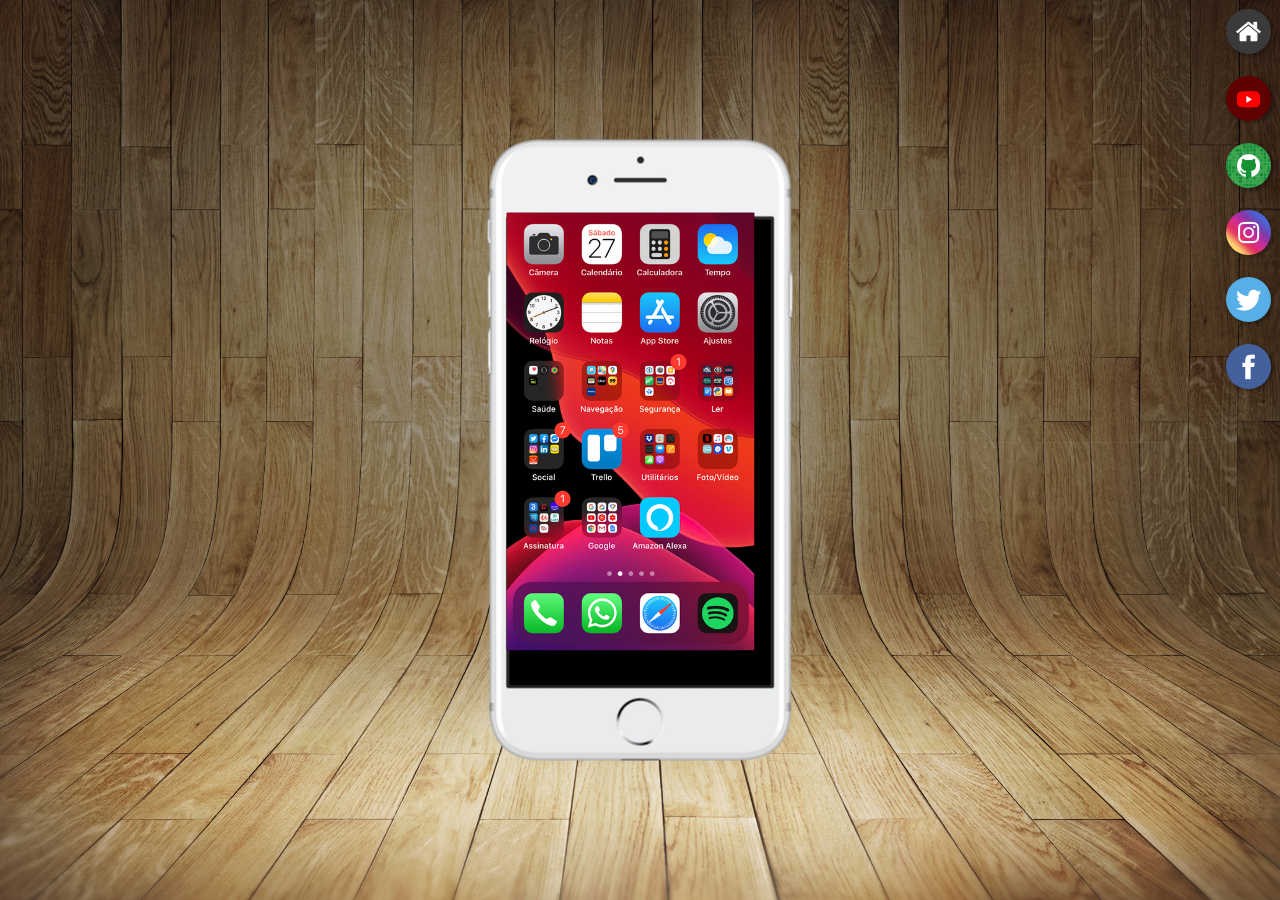
<file: index.html>
<!DOCTYPE html>
<html lang="pt-br">
<head>
    <link rel="shortcut icon" href="favicon.ico" type="image/x-icon">
    <meta charset="UTF-8">
    <meta name="viewport" content="width=device-width, initial-scale=1.0">
    <title>Projeto Redes Sociais</title>
    <link rel="stylesheet" href="estilos/style.css">
</head>
<body>
    <main>
        <section id="telefone">
            <iframe src="home.html" frameborder="0" name="tela" id="tela">Seu navegador não é compatível com isso</iframe>
        </section>
        <section id="redes-sociais">
            <a href="home.html" target="tela"><img src="imagens/logo-home.jpg" alt=""></a><br>
            <a href="youtube.html" target="tela"><img src="imagens/logo-youtube.jpg" alt=""></a><br>
            <a href="github.html" target="tela"><img src="imagens/logo-github.jpg" alt=""></a><br>
            <a href="instagram.html" target="tela"><img src="imagens/logo-instagram.jpg" alt=""></a><br>
            <a href="twitter.html" target="tela"><img src="imagens/logo-twitter.jpg" alt=""></a><br>
            <a href="facebook.html" target="tela"><img src="imagens/logo-facebook.jpg" alt=""></a><br>
        </section>
    </main>
</body>
</html>
</file>
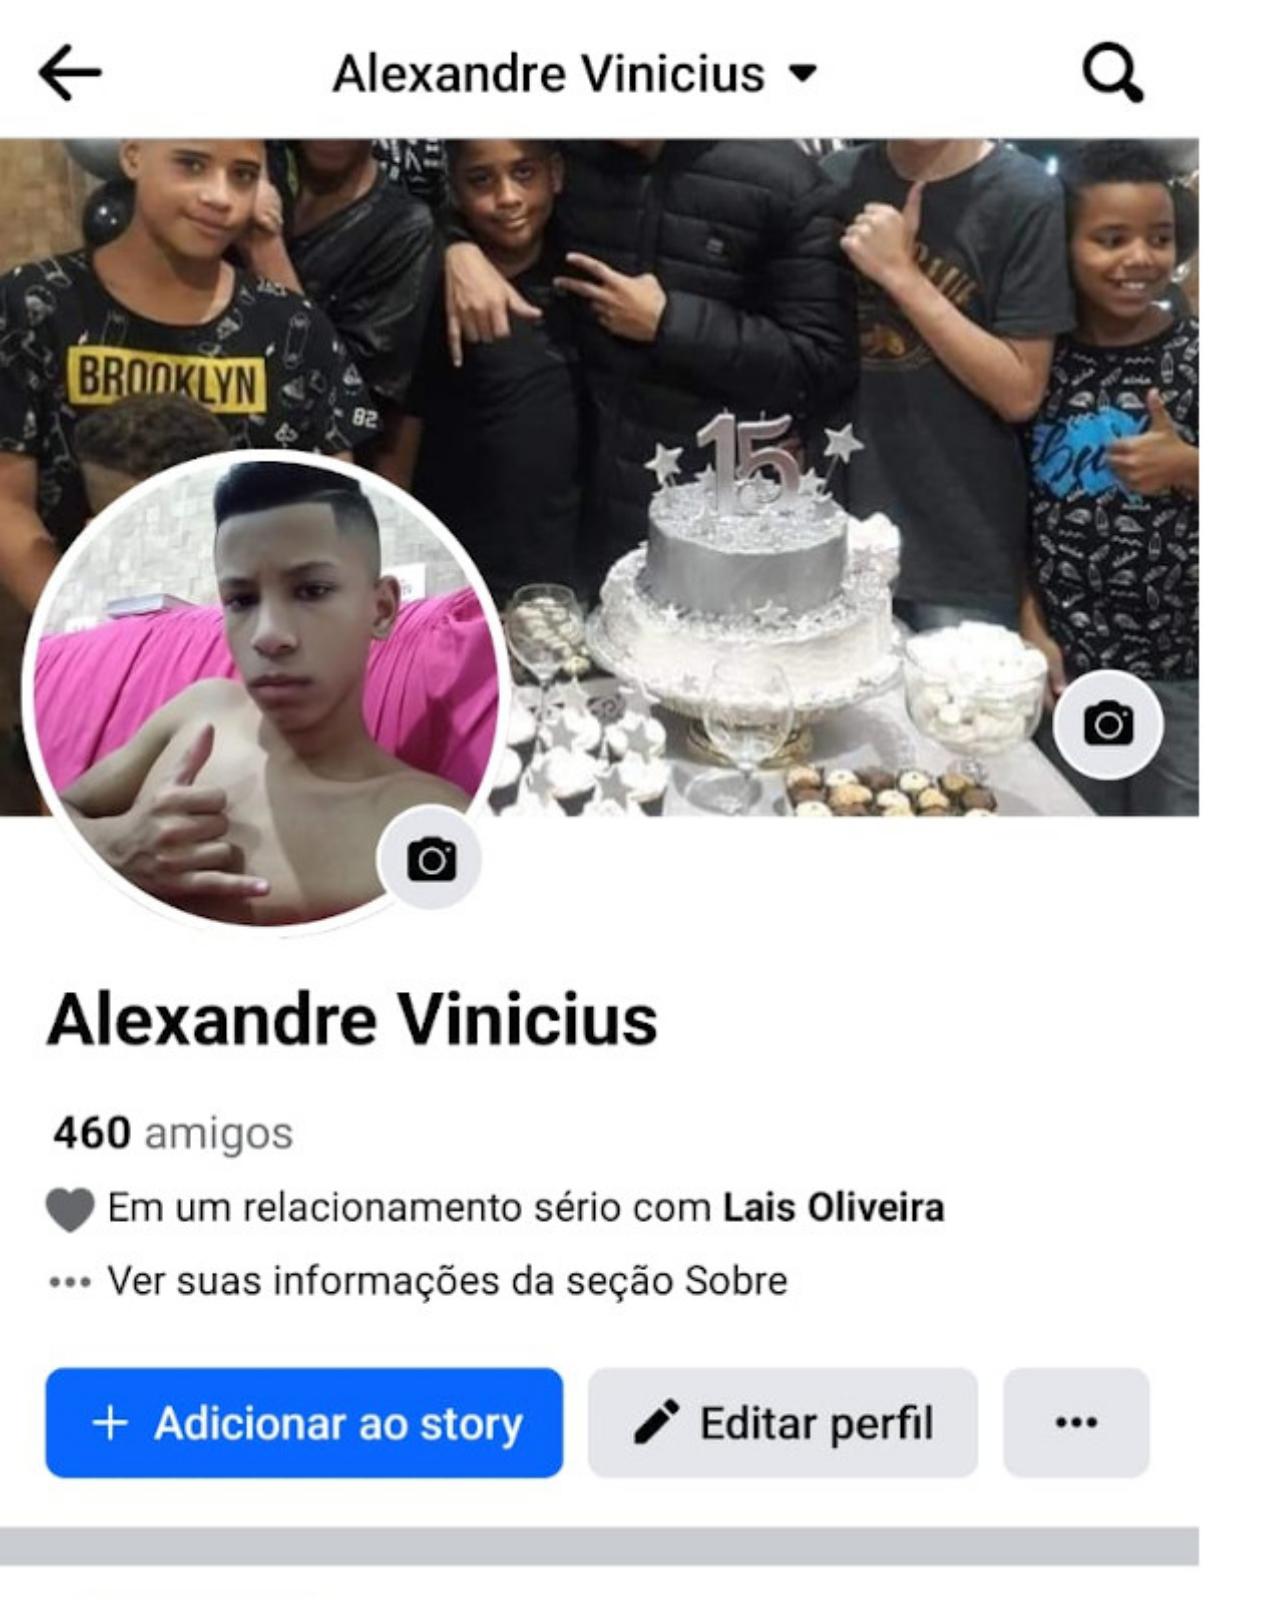
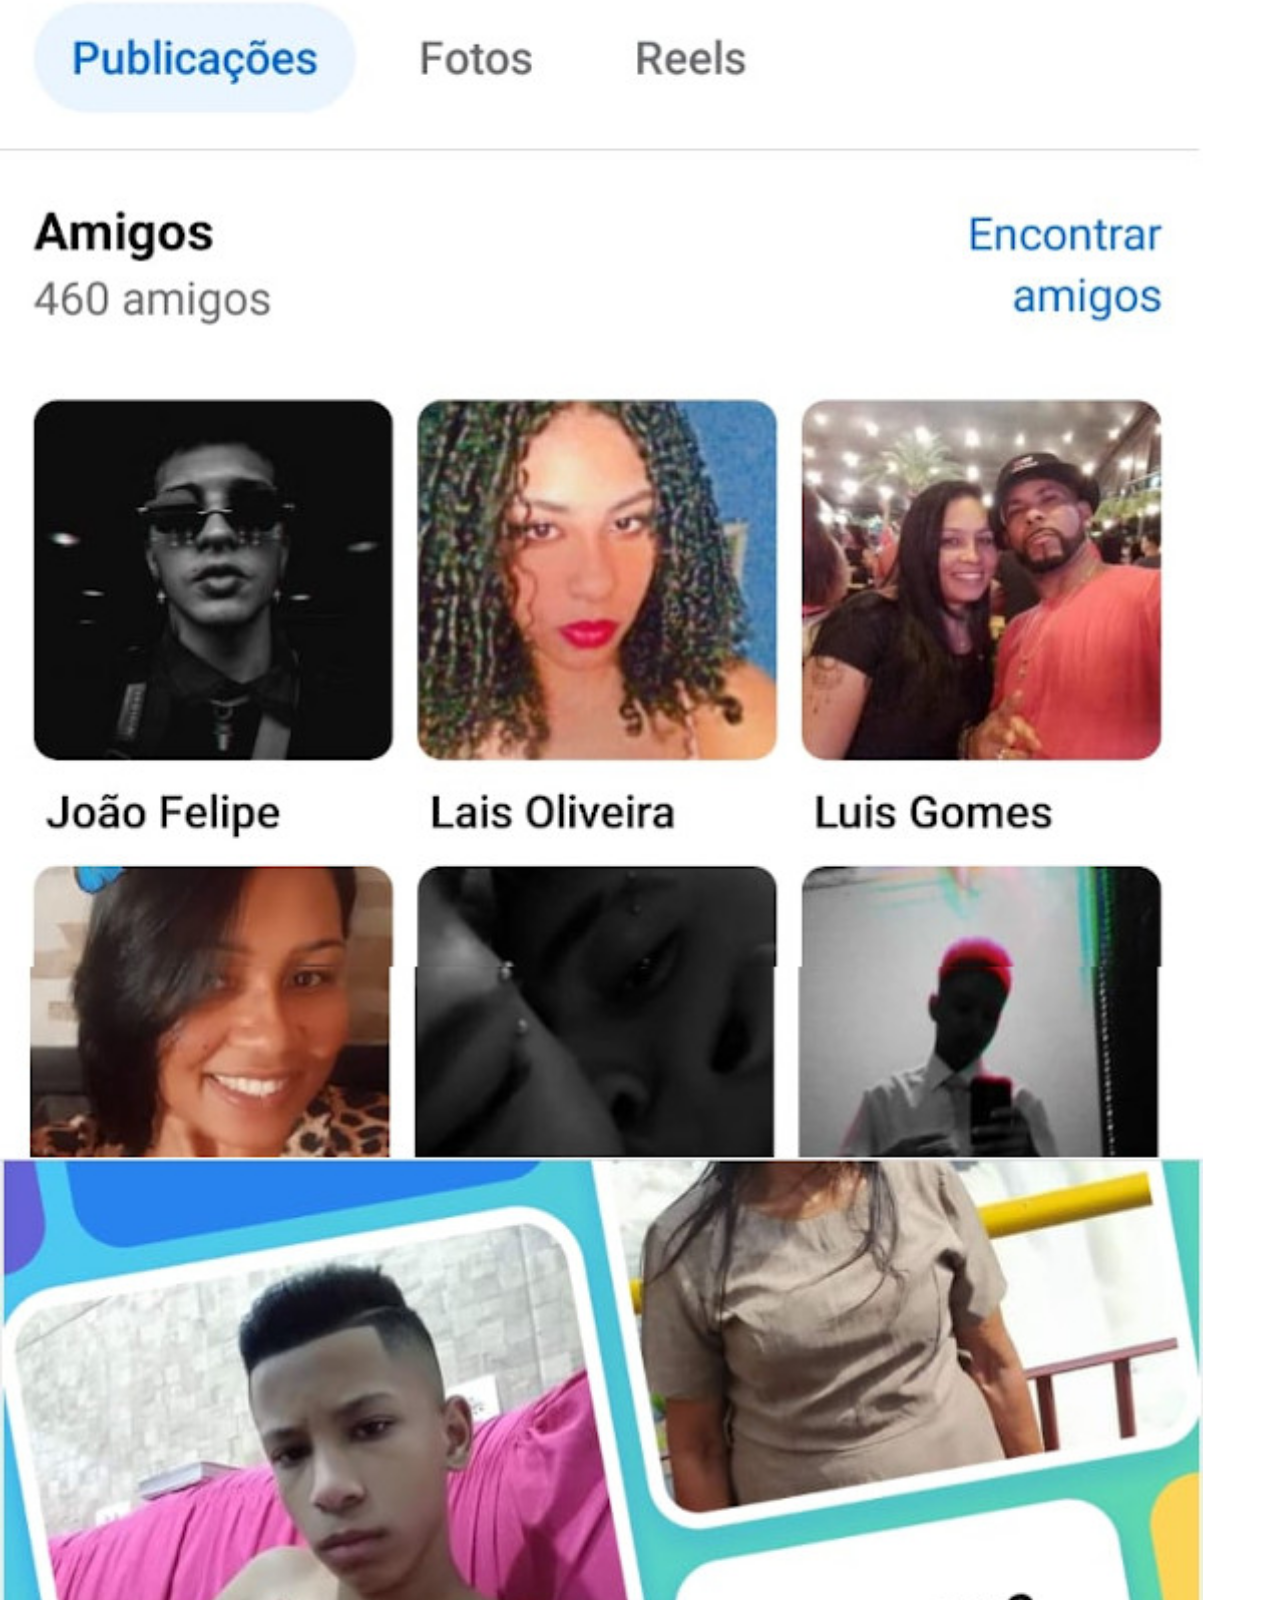
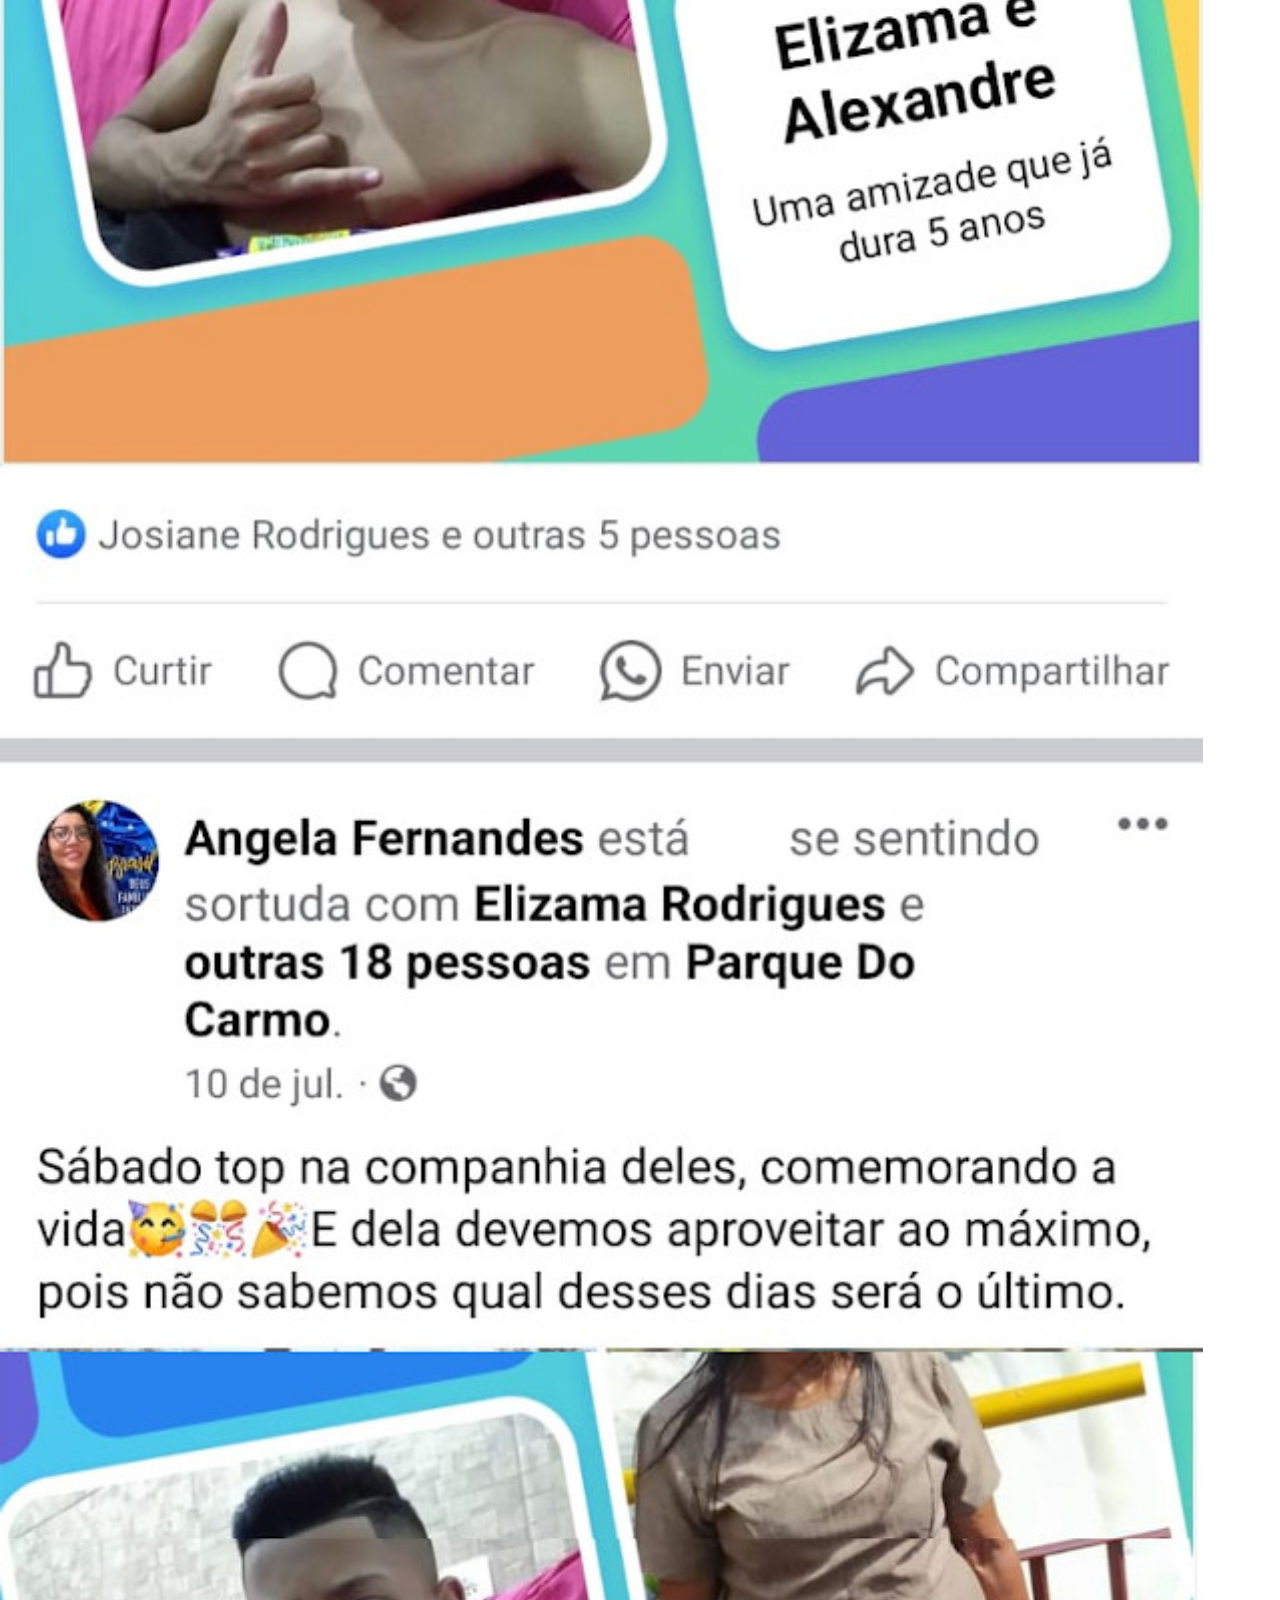
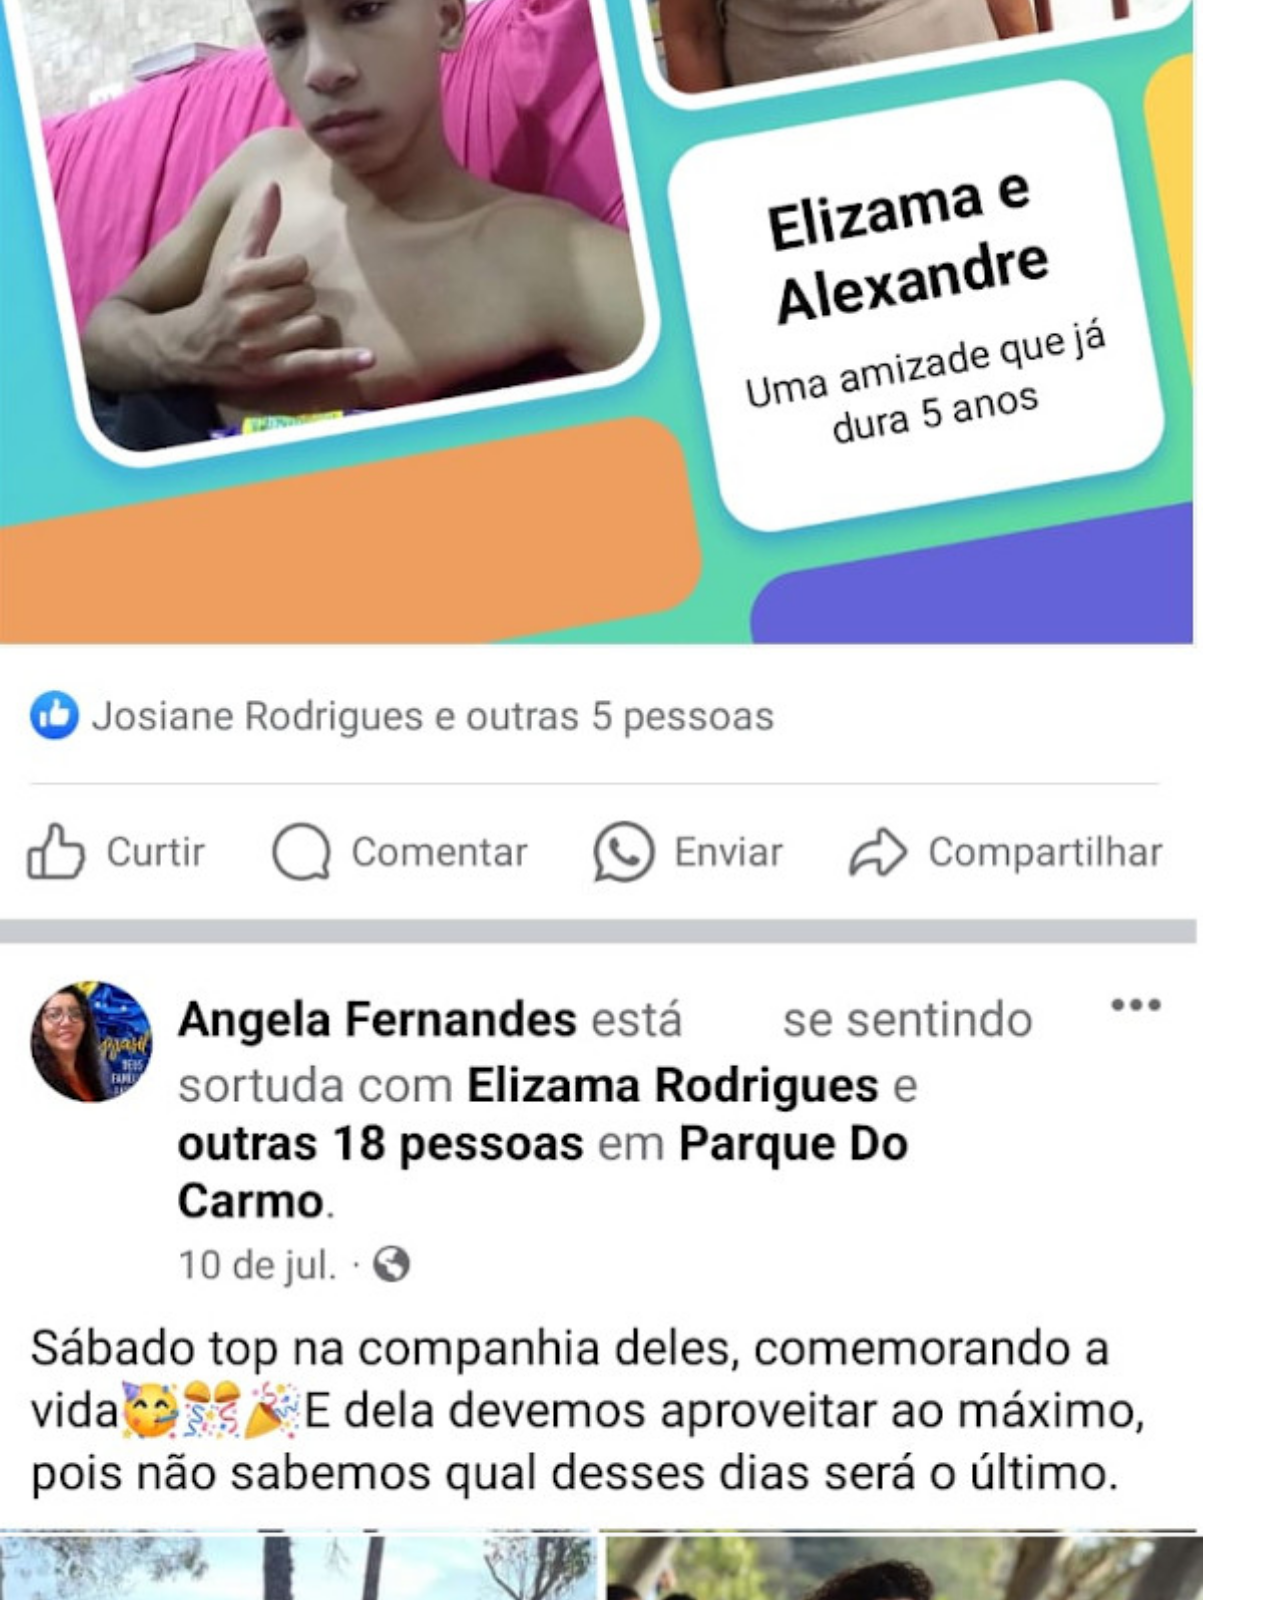
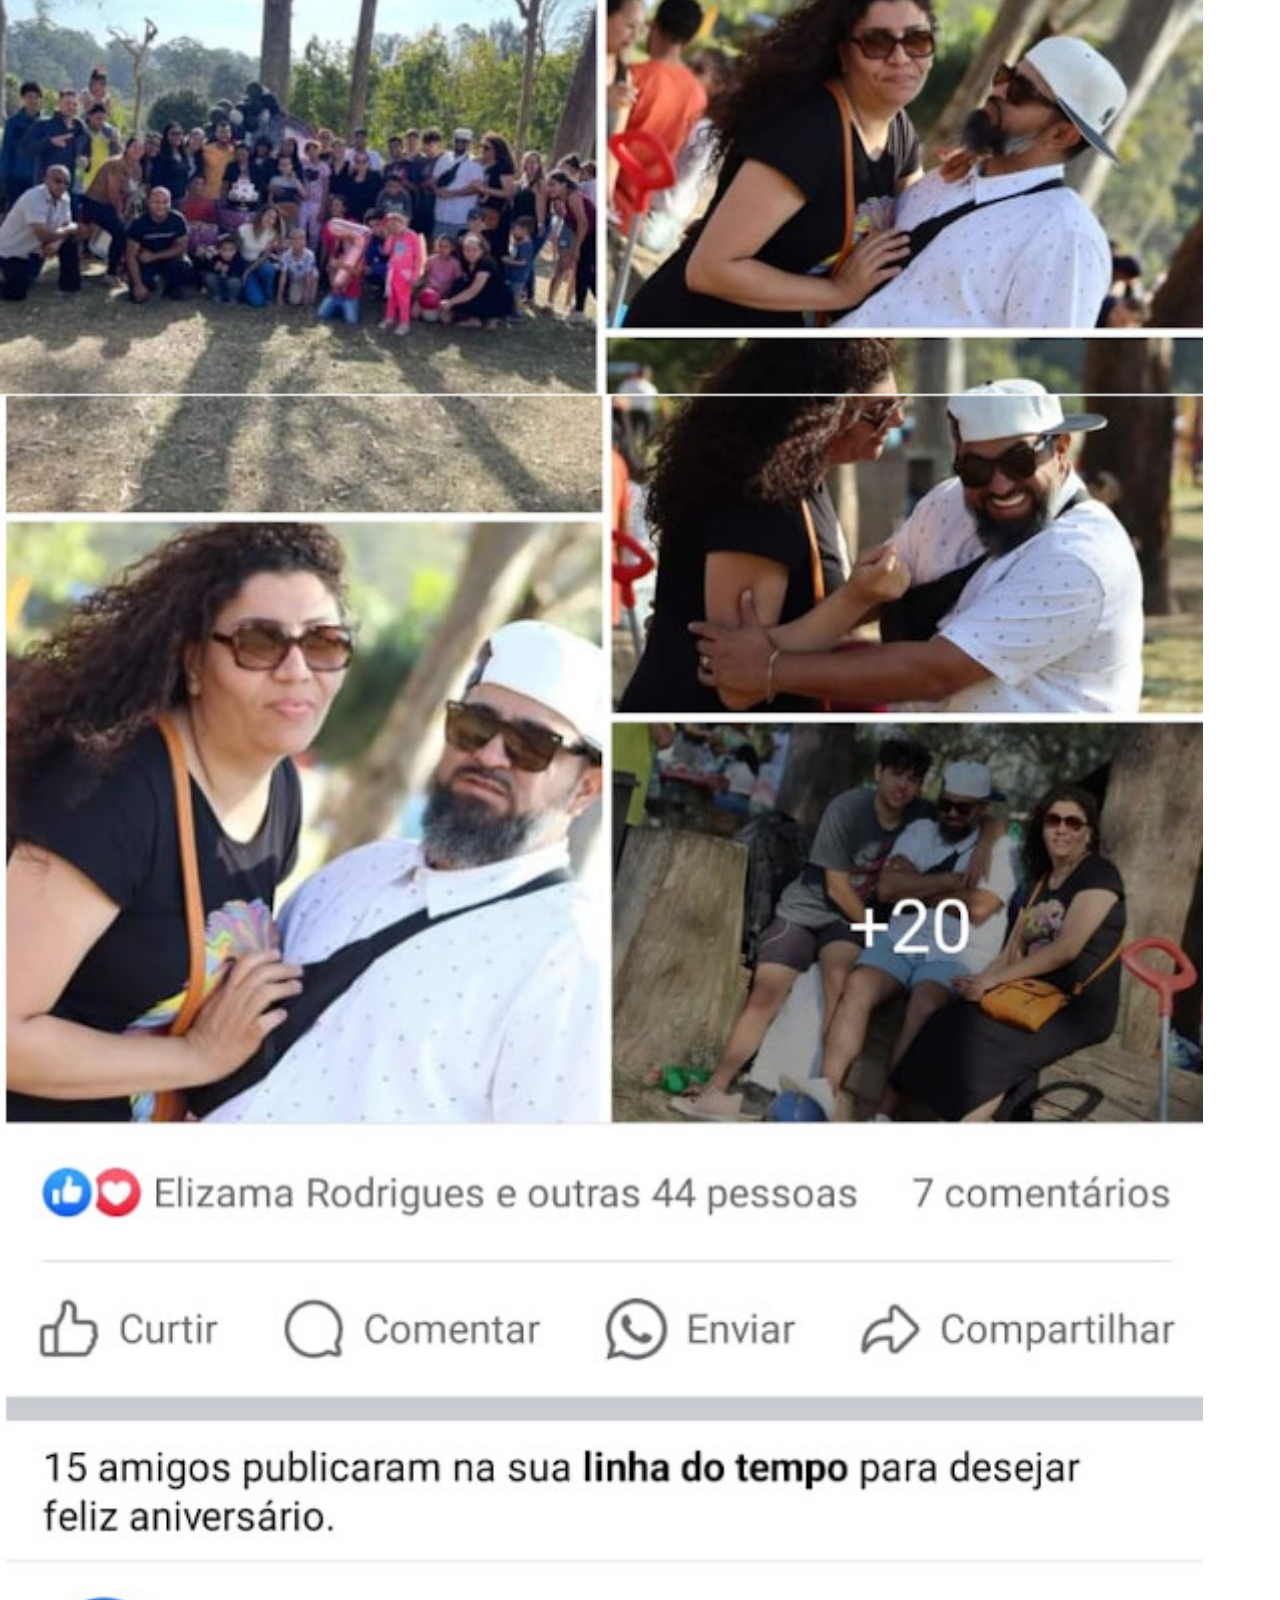
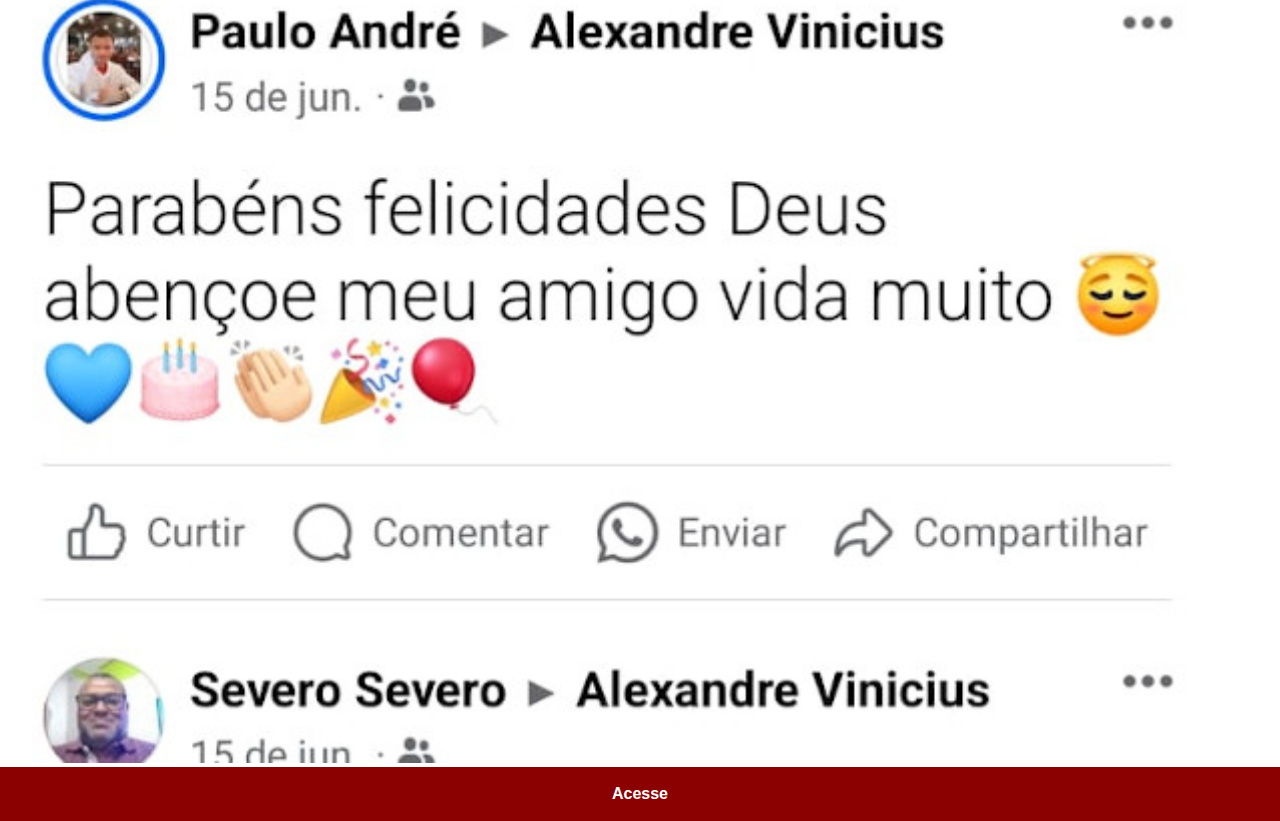
<file: facebook.html>
<!DOCTYPE html>
<html lang="pt-br">
<head>
    <meta charset="UTF-8">
    <meta name="viewport" content="width=device-width, initial-scale=1.0">
    <title>YouTube</title>
    <link rel="stylesheet" href="estilos/social.css">
</head>
<body>
    <img src="imagens/facebook.jpg" alt=""><a href="https://www.facebook.com/search/top?q=gustavo%20guanabara&locale=pt_BR" target="_blank">Acesse</a>
</body>
</html>
</file>
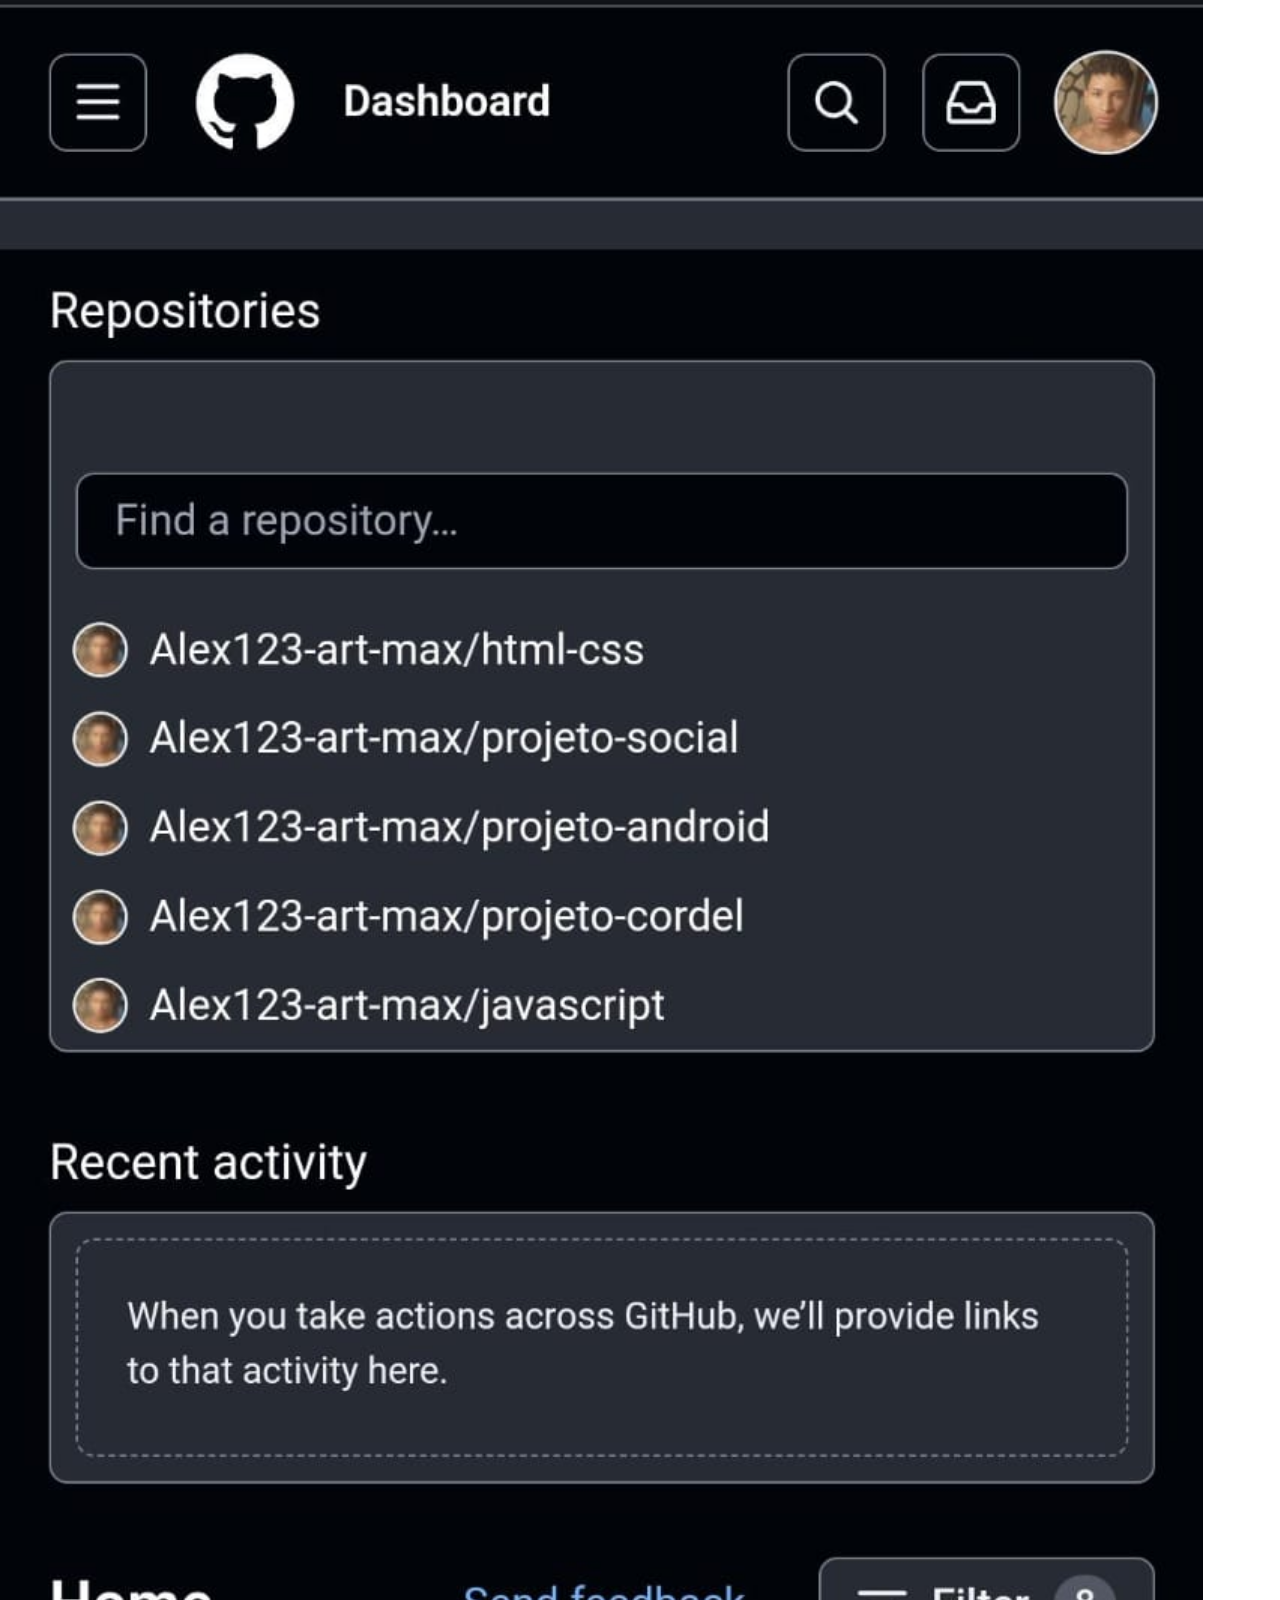
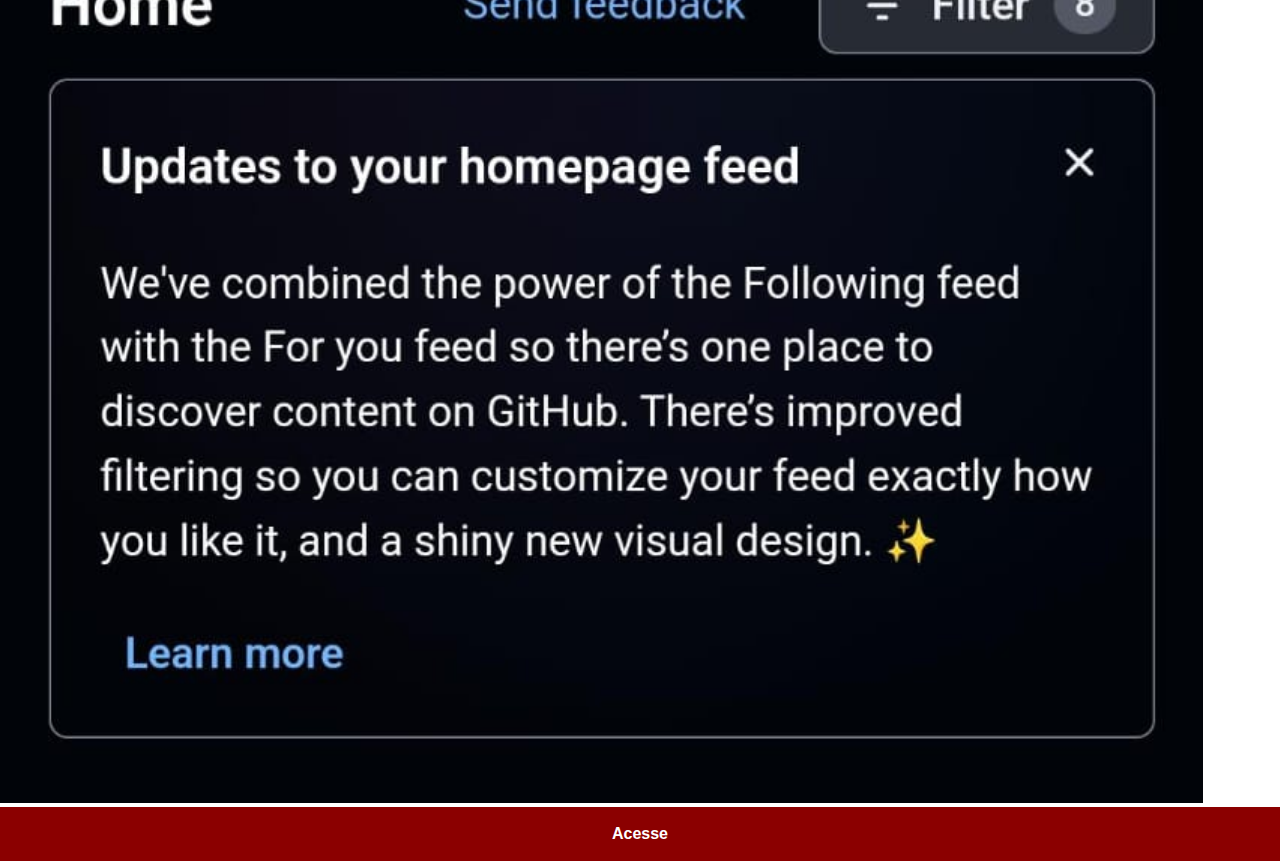
<file: github.html>
<!DOCTYPE html>
<html lang="pt-br">
<head>
    <meta charset="UTF-8">
    <meta name="viewport" content="width=device-width, initial-scale=1.0">
    <link rel="stylesheet" href="estilos/social.css">
    <title>YouTube</title>
</head>
<body>
    <img src="imagens/github.jpg" alt=""><a href="https://github.com/gustavoguanabara" target="_blank">Acesse</a>
</body>
</html>
</file>
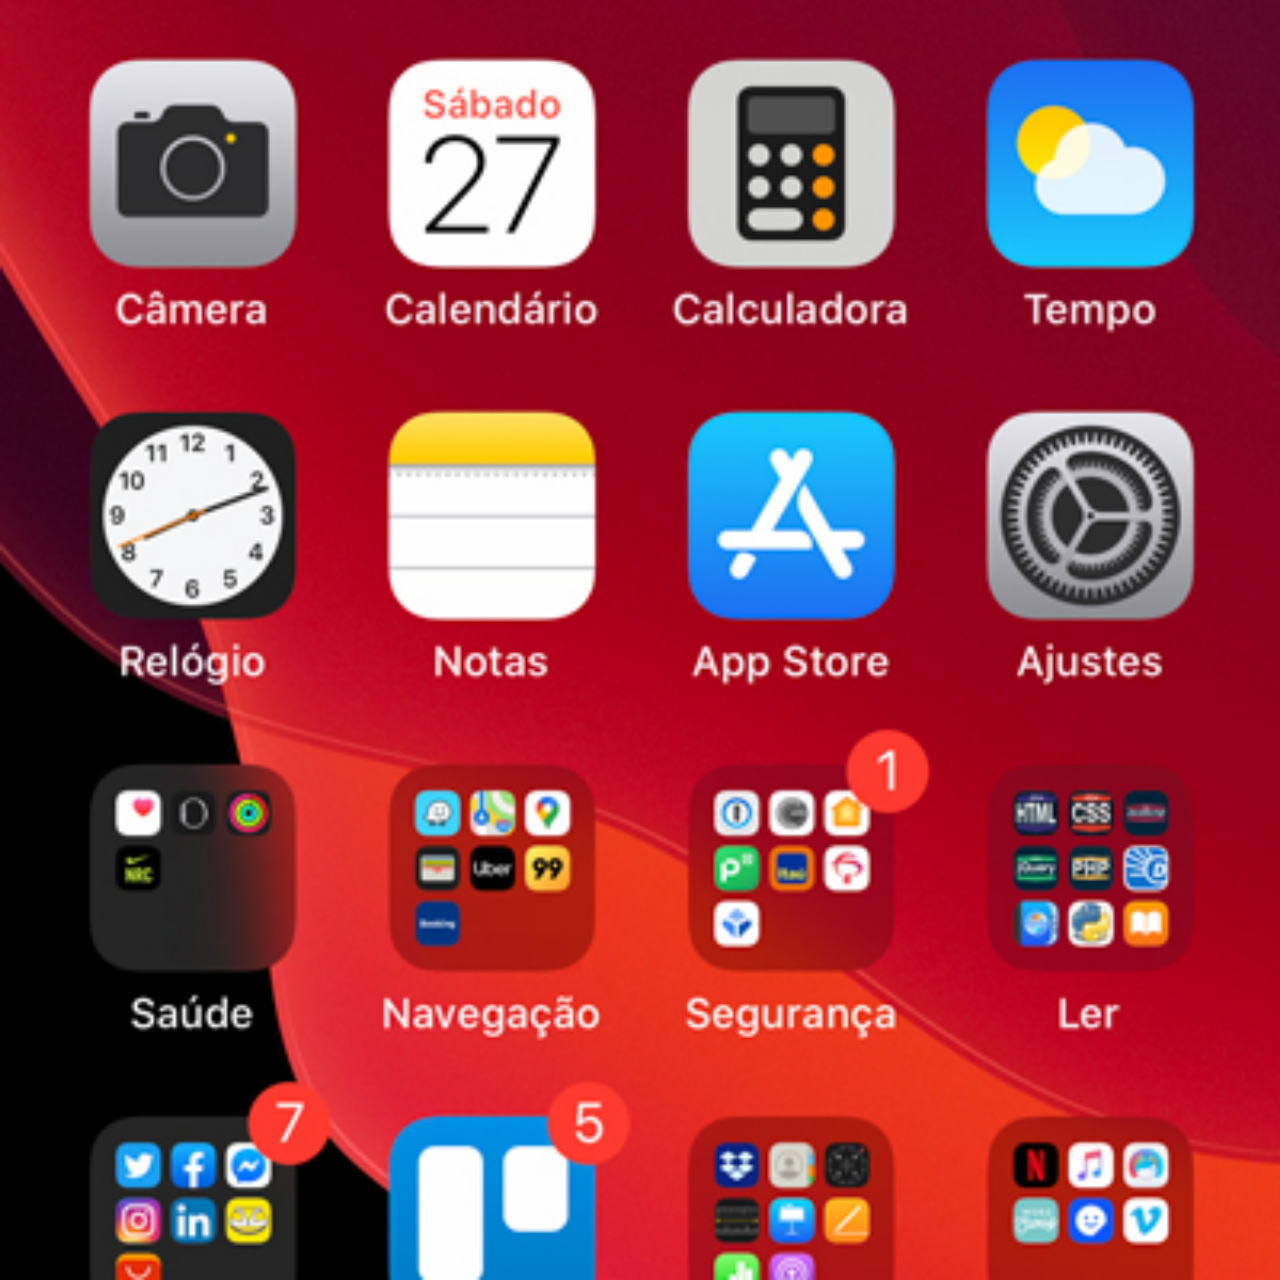
<file: home.html>
<!DOCTYPE html>
<html lang="pt-br">
<head>
    <meta charset="UTF-8">
    <meta name="viewport" content="width=device-width, initial-scale=1.0">
    <link rel="stylesheet" href="estilos/social.css">
    <title>Home</title>
    <style>
        *{
            margin: 0;
            padding: 0;
        }
        body{
            width: 100vw;
            height: 100vw;
            background: black url(imagens/tela-home.jpg) no-repeat top center;
            background-size: cover;
        }
    </style>
</head>
<body>
</body>
</html>
</file>
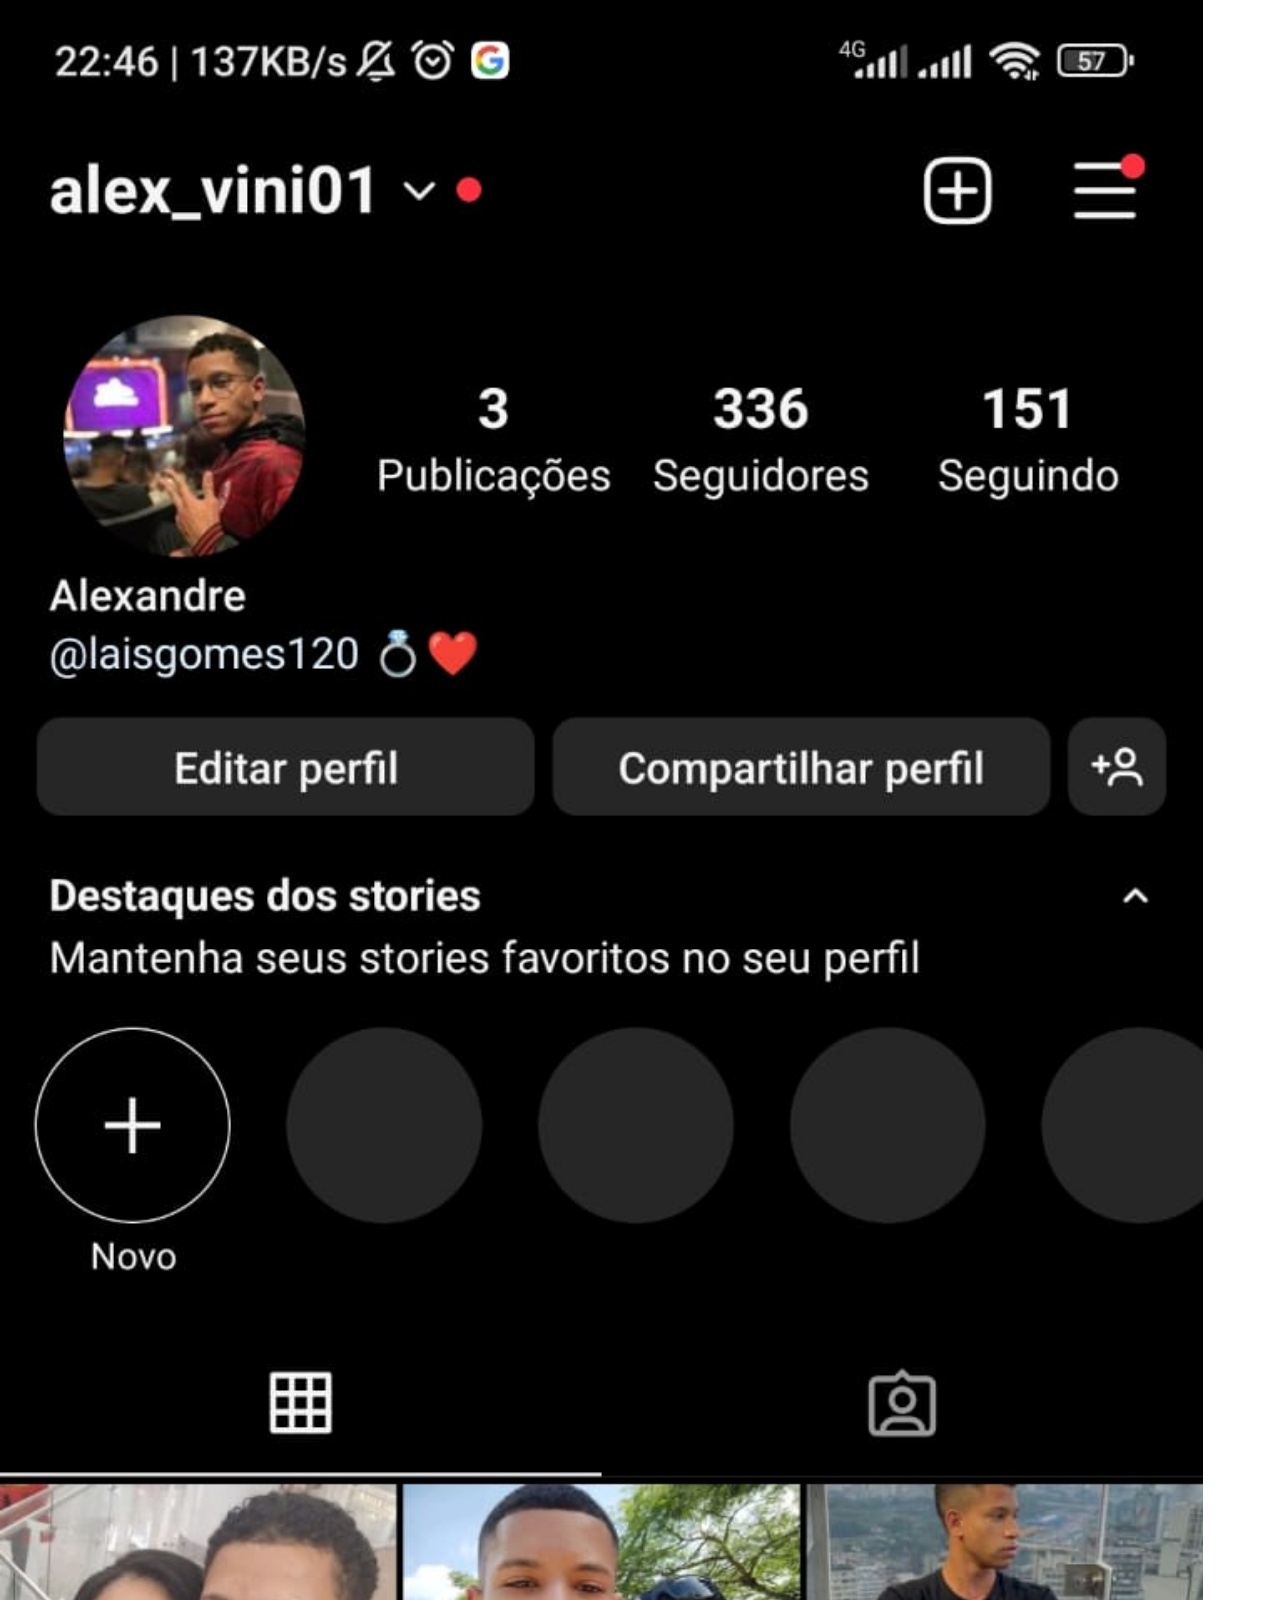
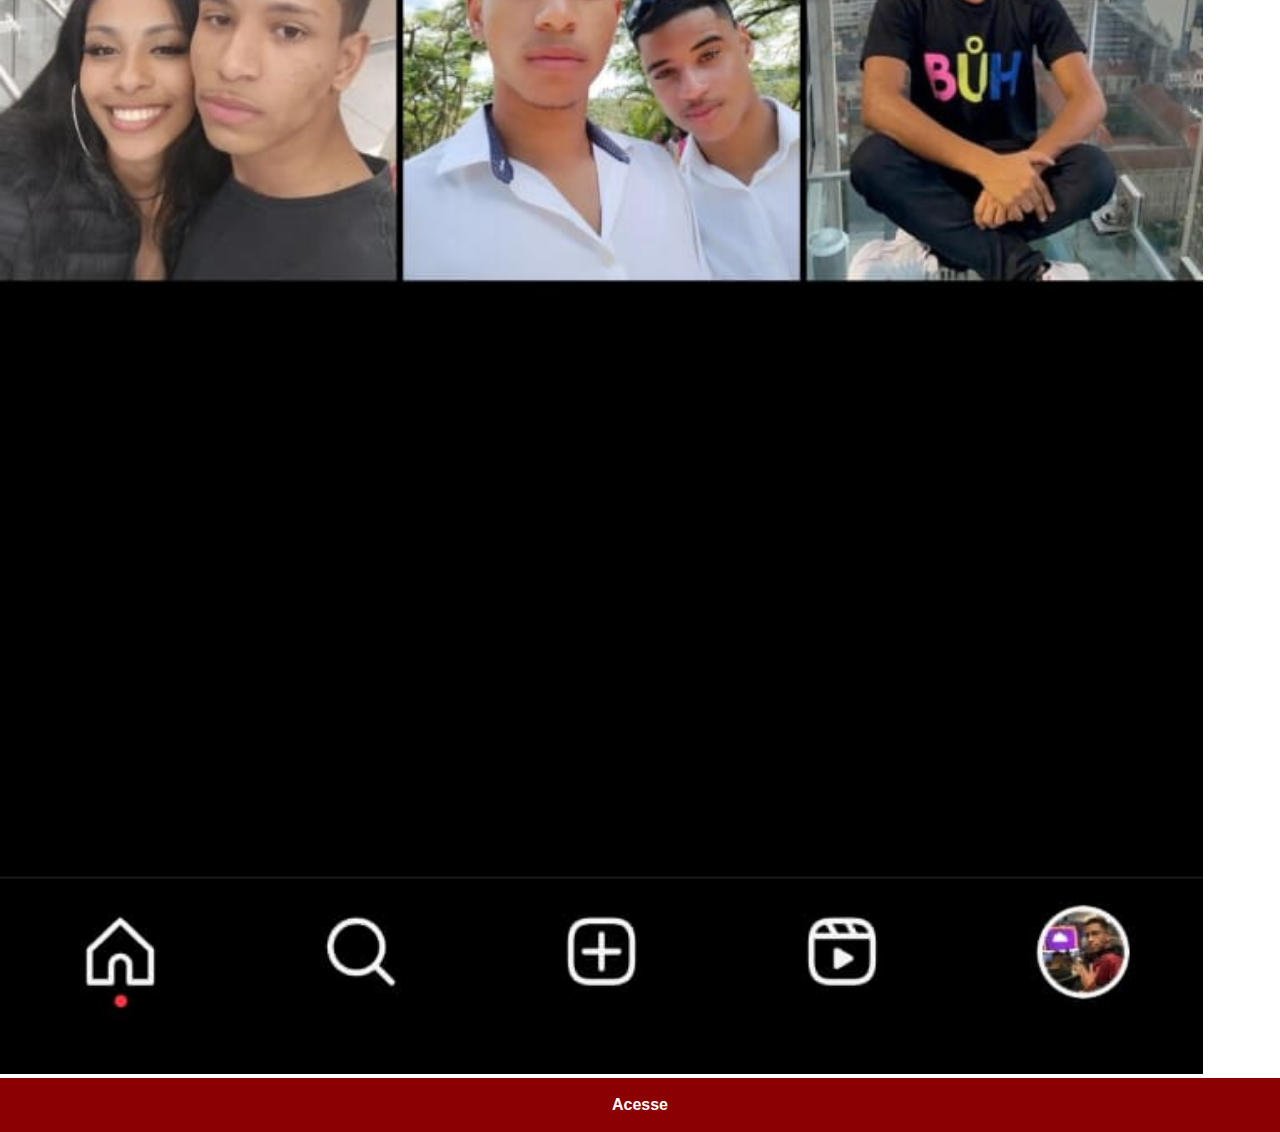
<file: instagram.html>
<!DOCTYPE html>
<html lang="pt-br">
<head>
    <meta charset="UTF-8">
    <meta name="viewport" content="width=device-width, initial-scale=1.0">
    <link rel="stylesheet" href="estilos/social.css">
    <title>YouTube</title>
</head>
<body>
    <img src="imagens/instagram.jpg" alt=""><a href="https://www.instagram.com/gustavoguanabara/" target="_blank">Acesse</a>
</body>
</html>
</file>
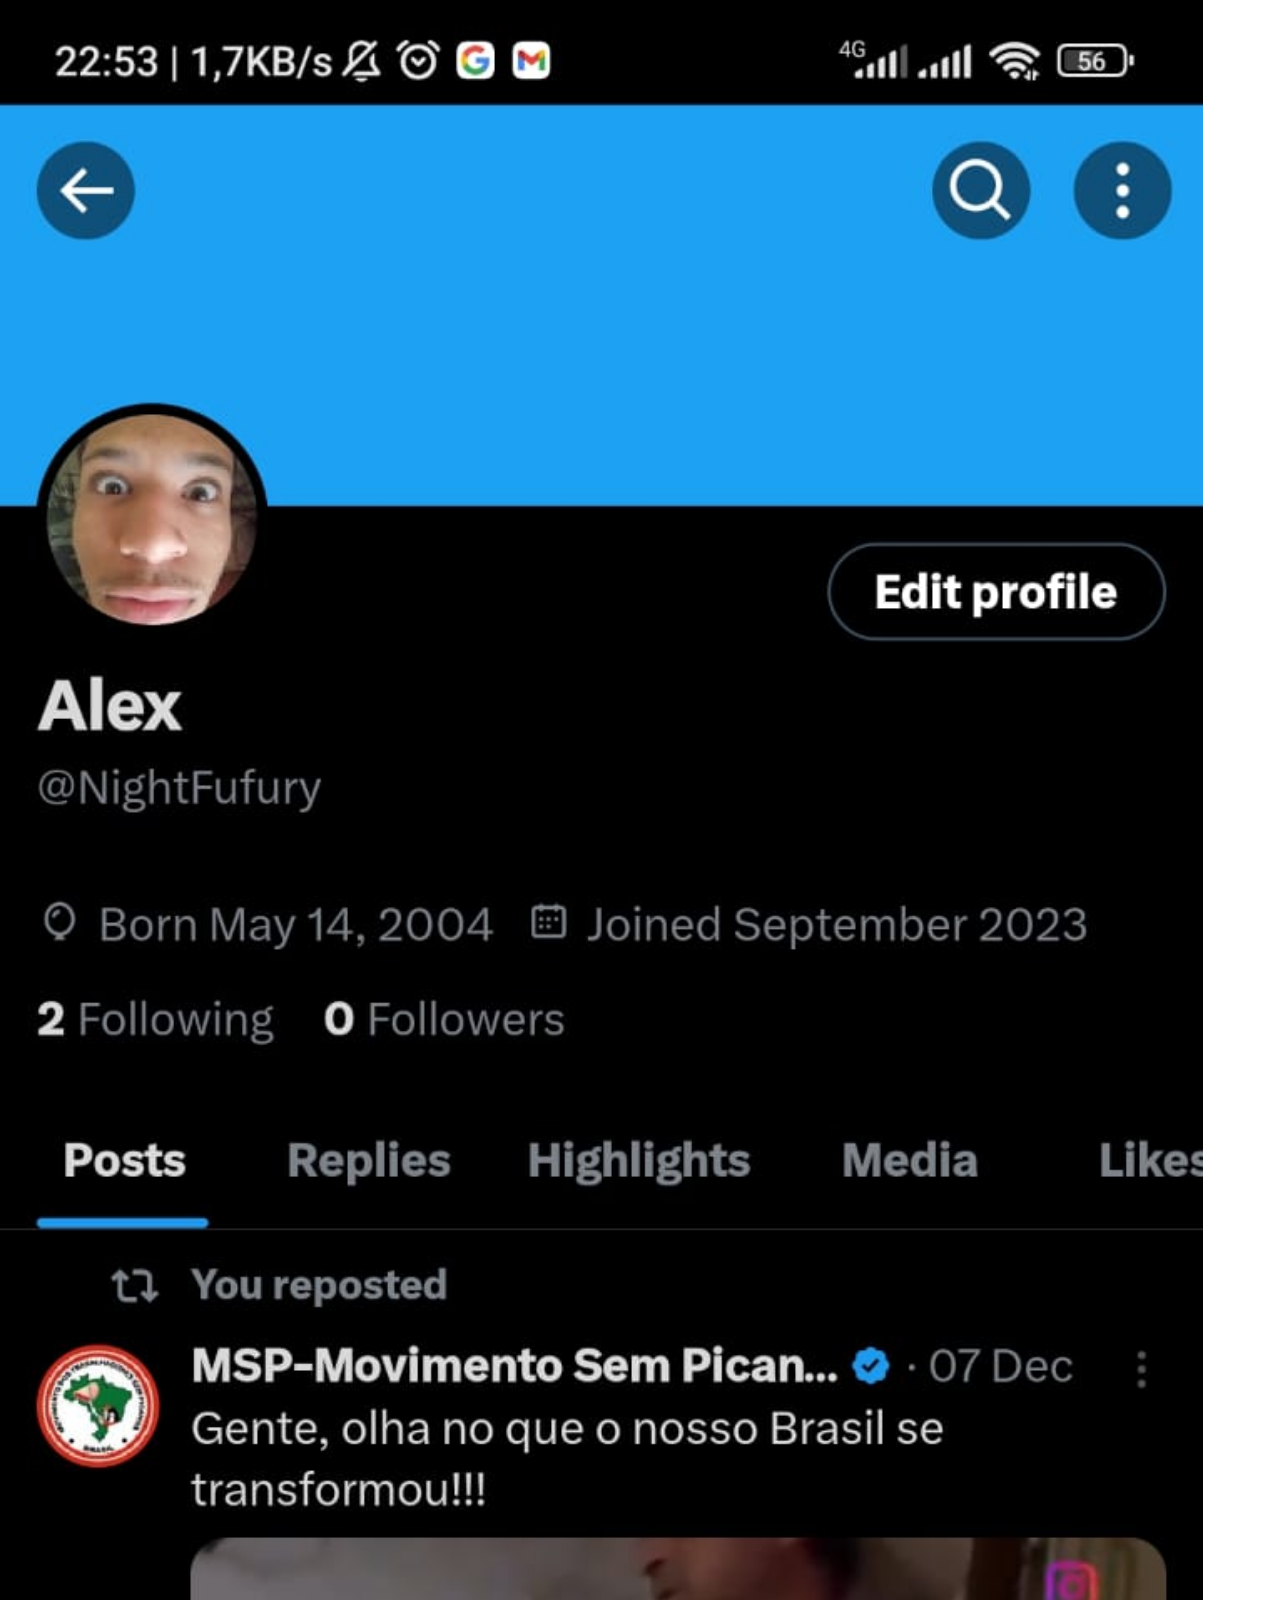
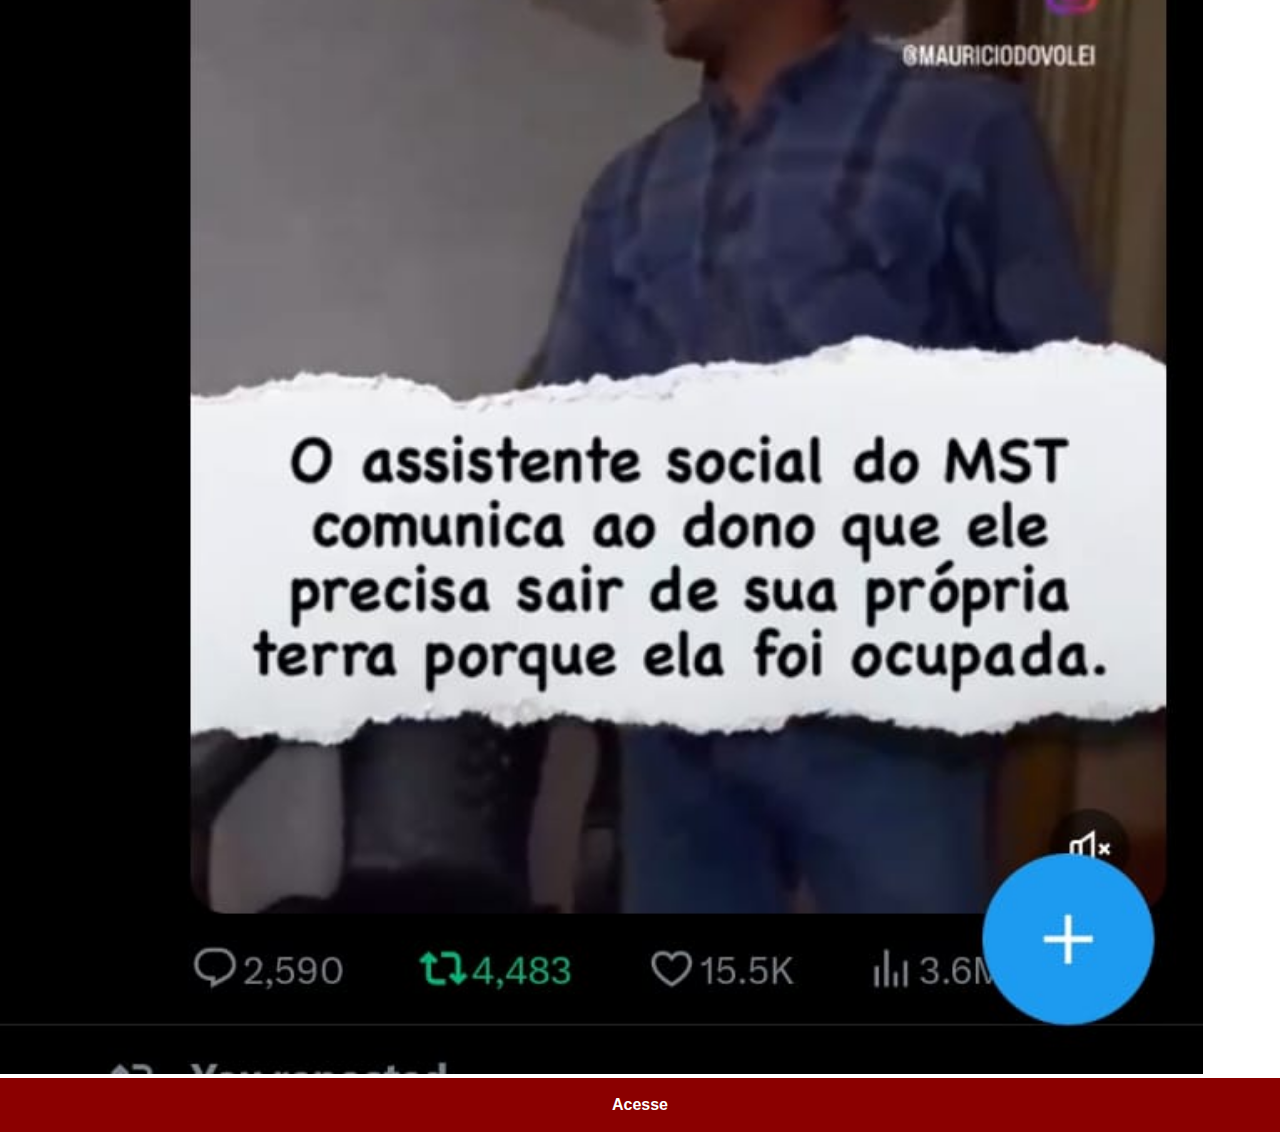
<file: twitter.html>
<!DOCTYPE html>
<html lang="pt-br">
<head>
    <meta charset="UTF-8">
    <meta name="viewport" content="width=device-width, initial-scale=1.0">
    <link rel="stylesheet" href="estilos/social.css">
    <title>YouTube</title>
</head>
<body>
    <img src="imagens/x.jpg" alt=""><a href="https://twitter.com/guanabara" target="_blank">Acesse</a>
</body>
</html>
</file>
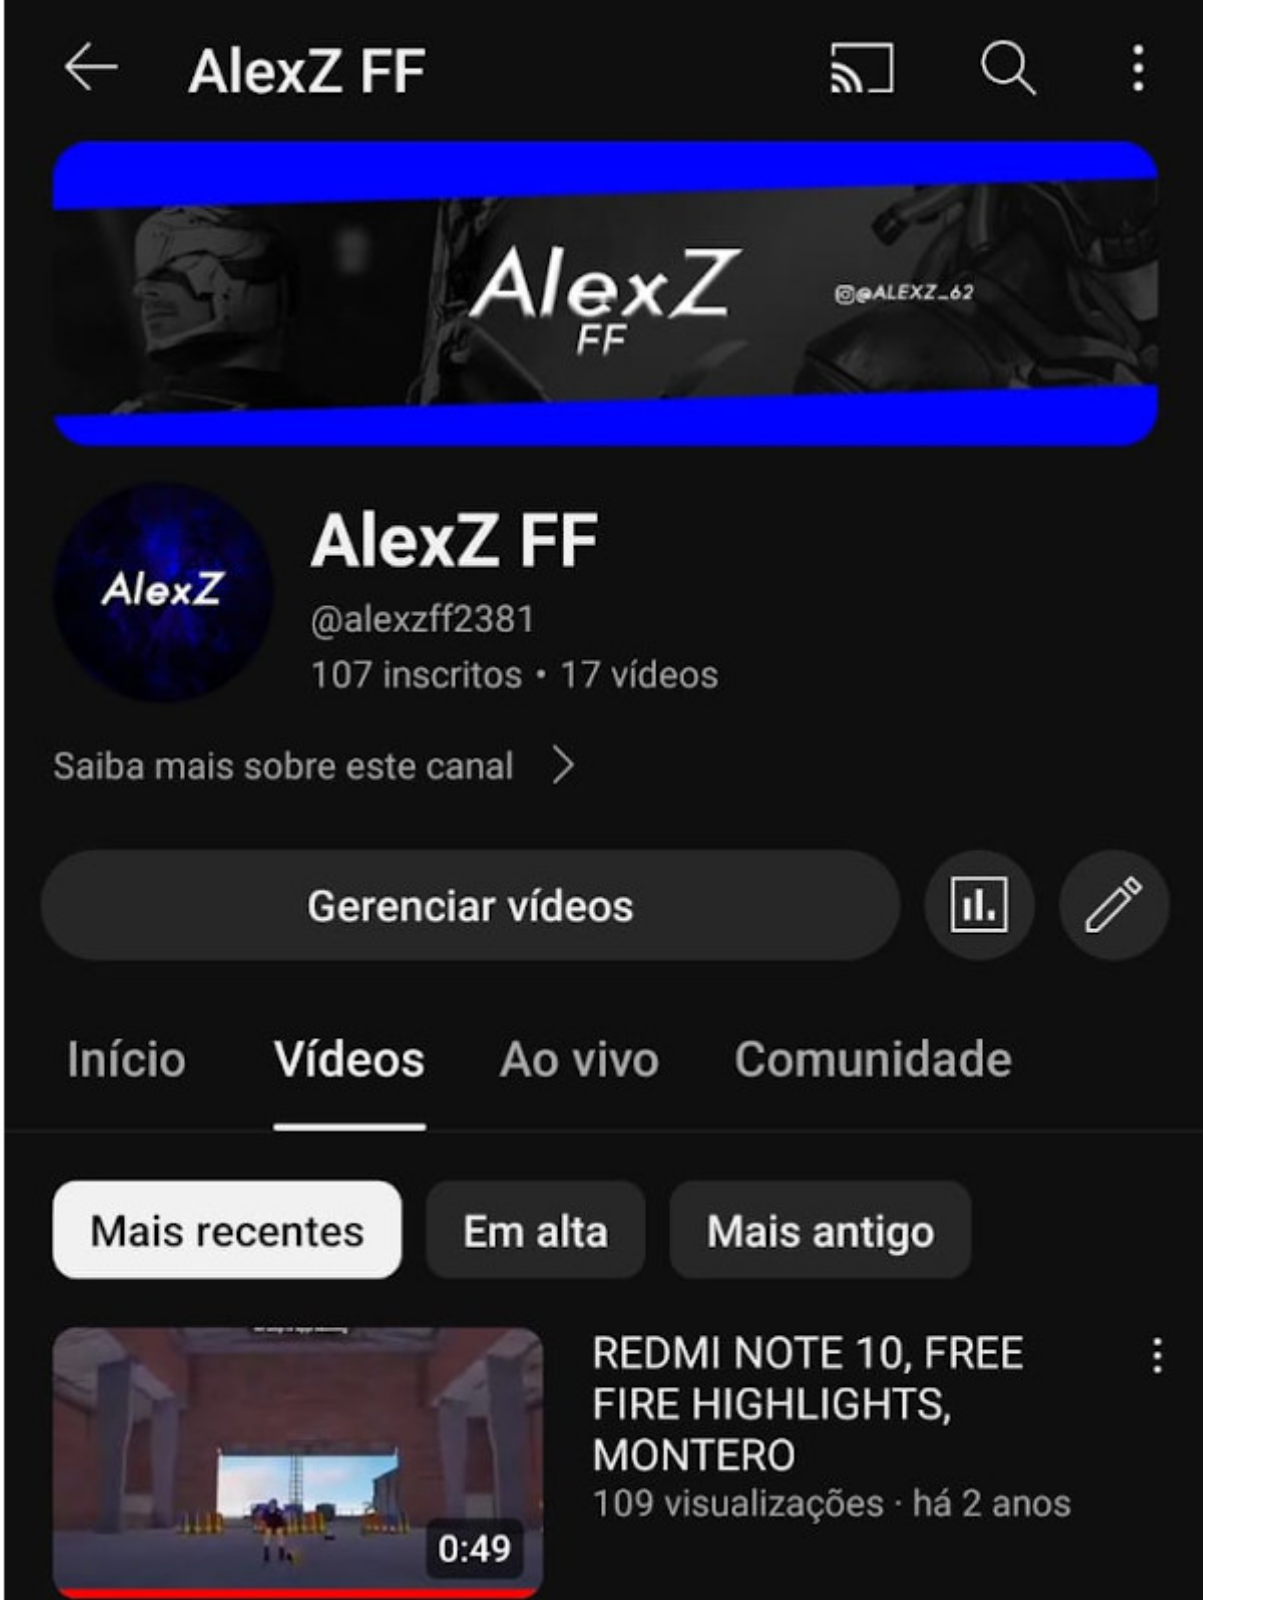
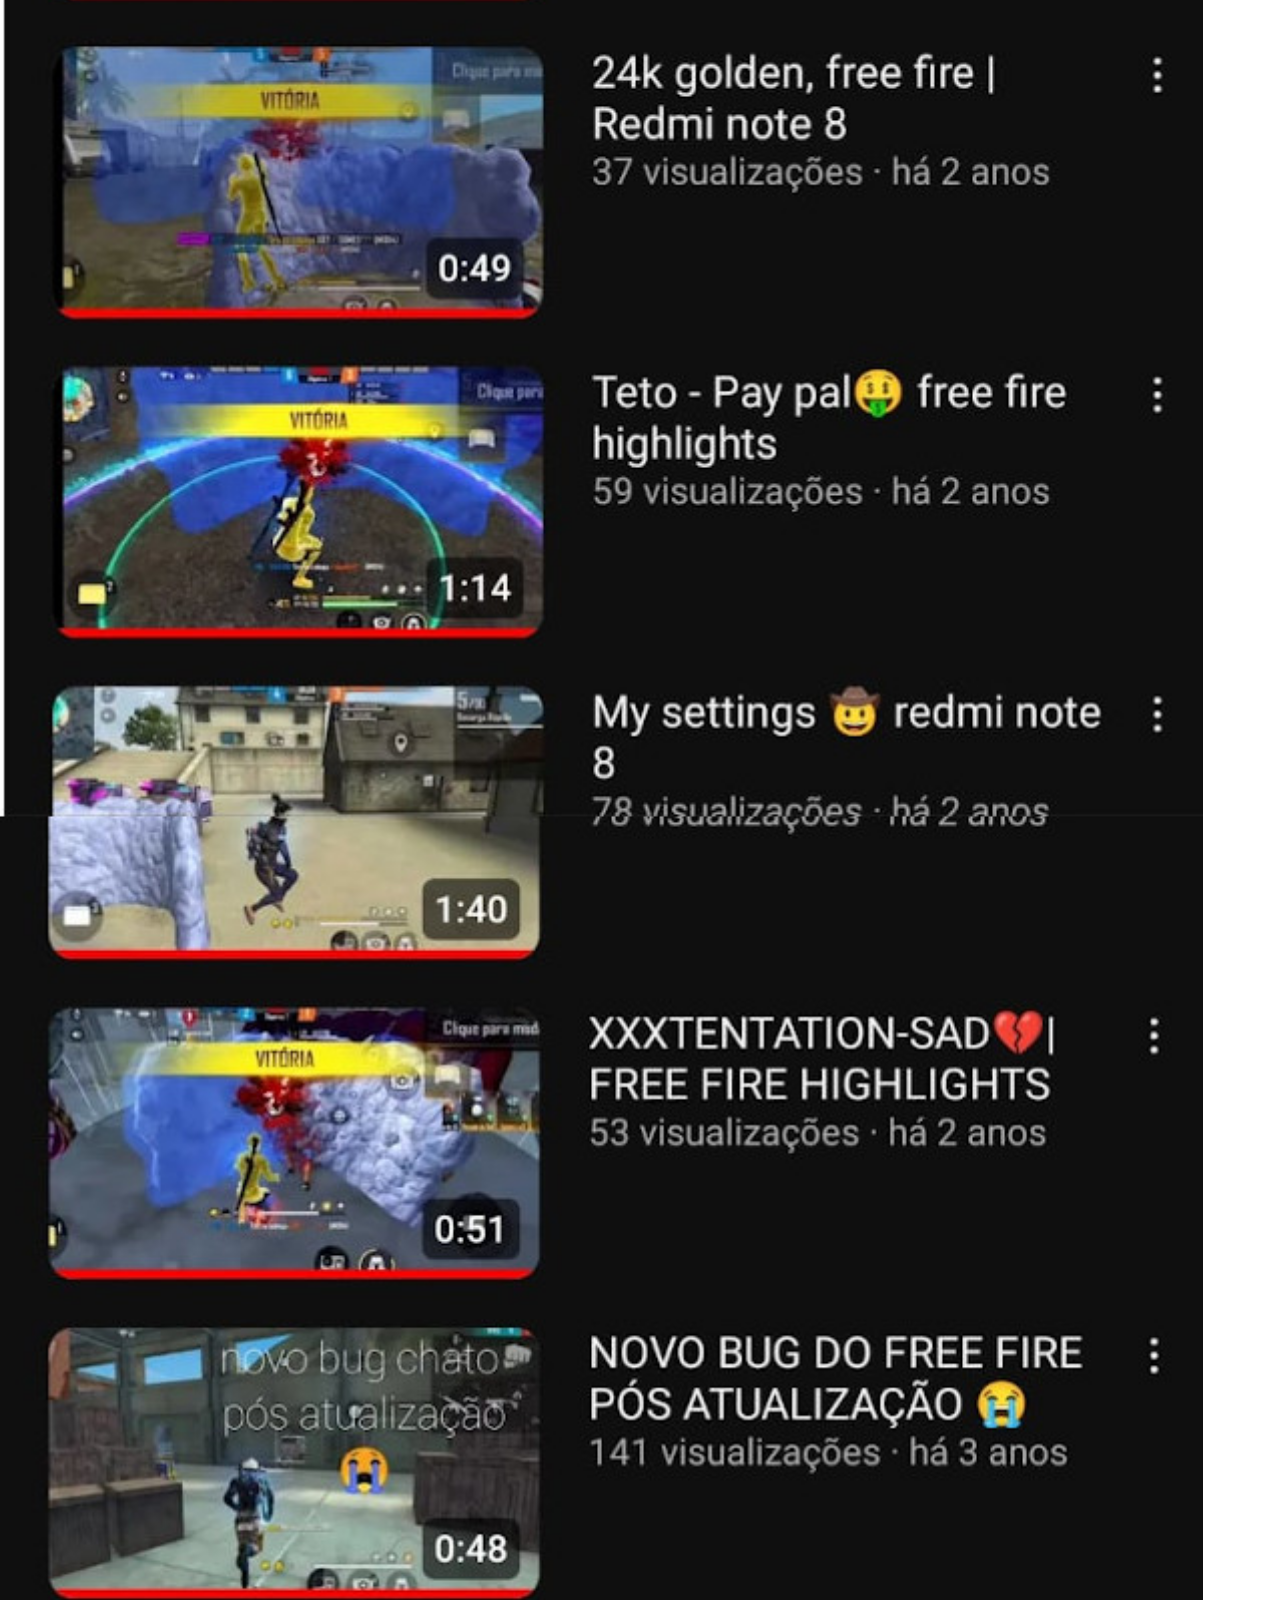
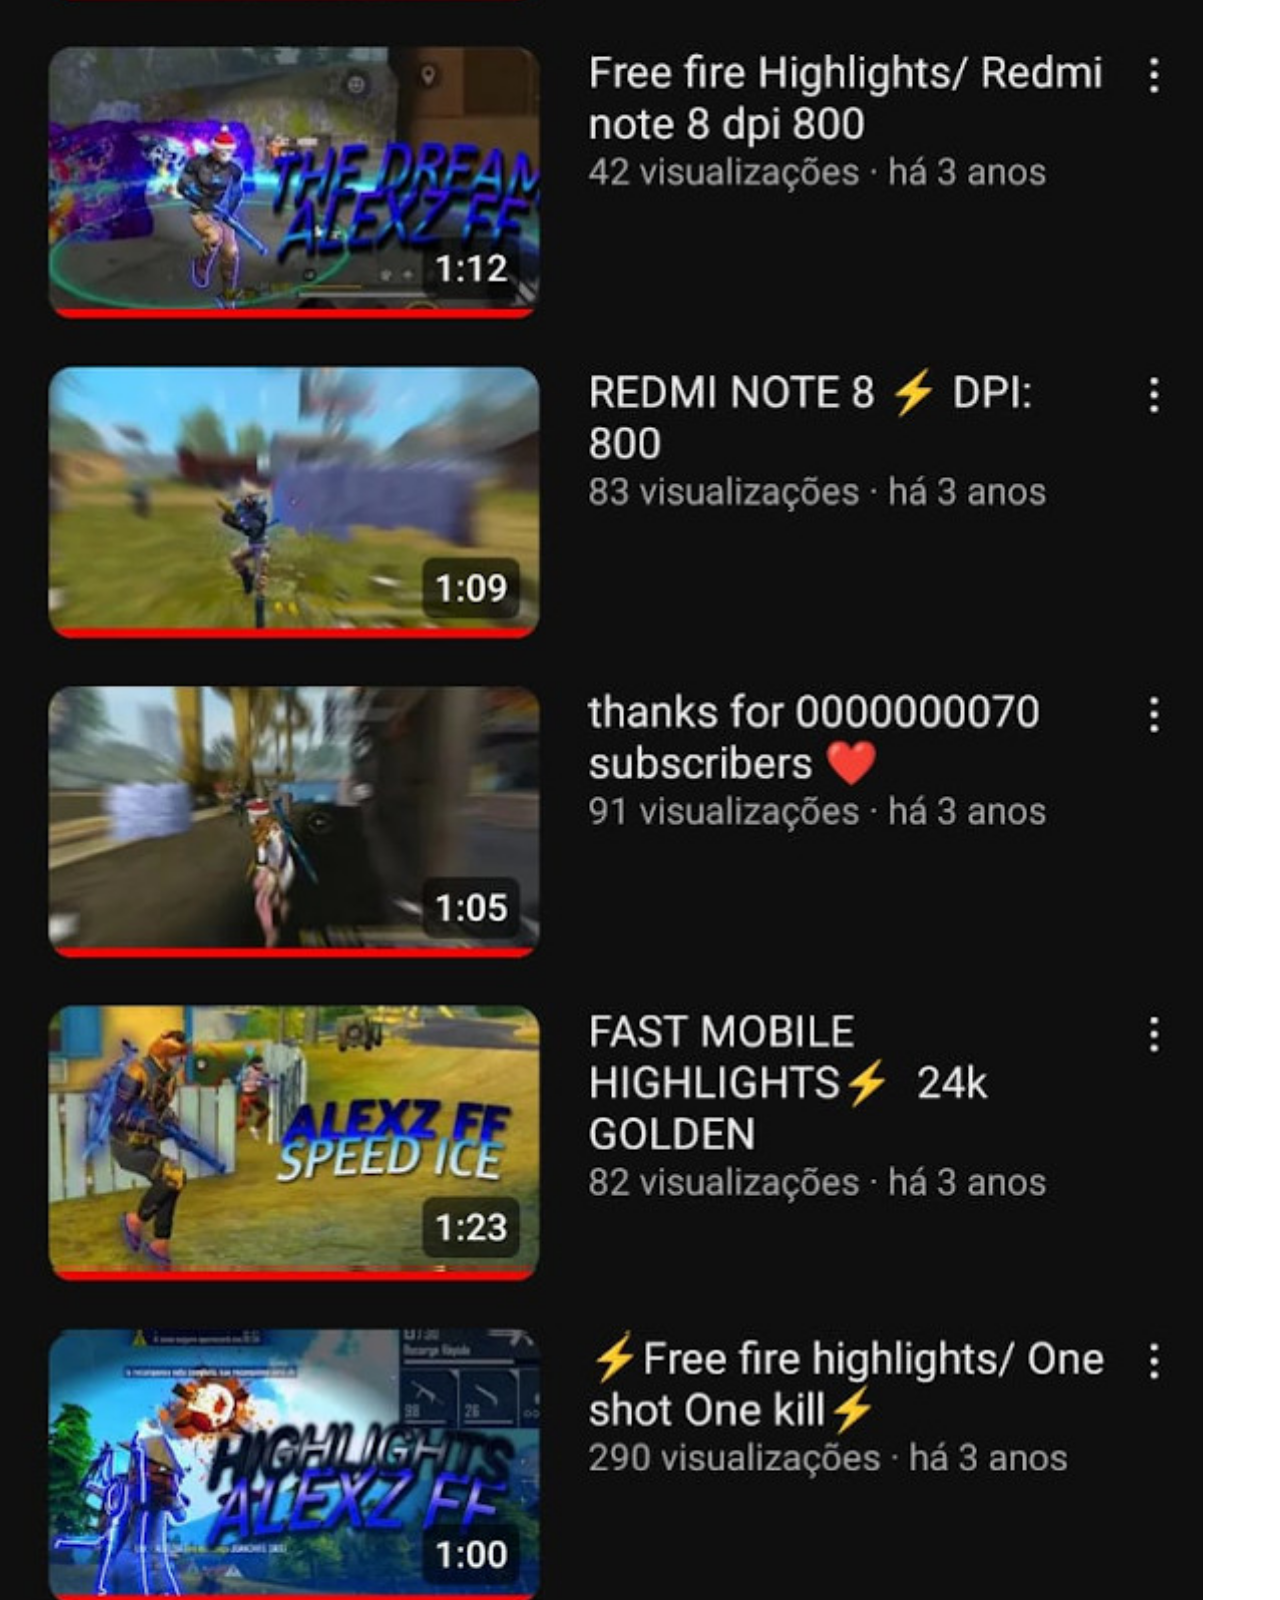
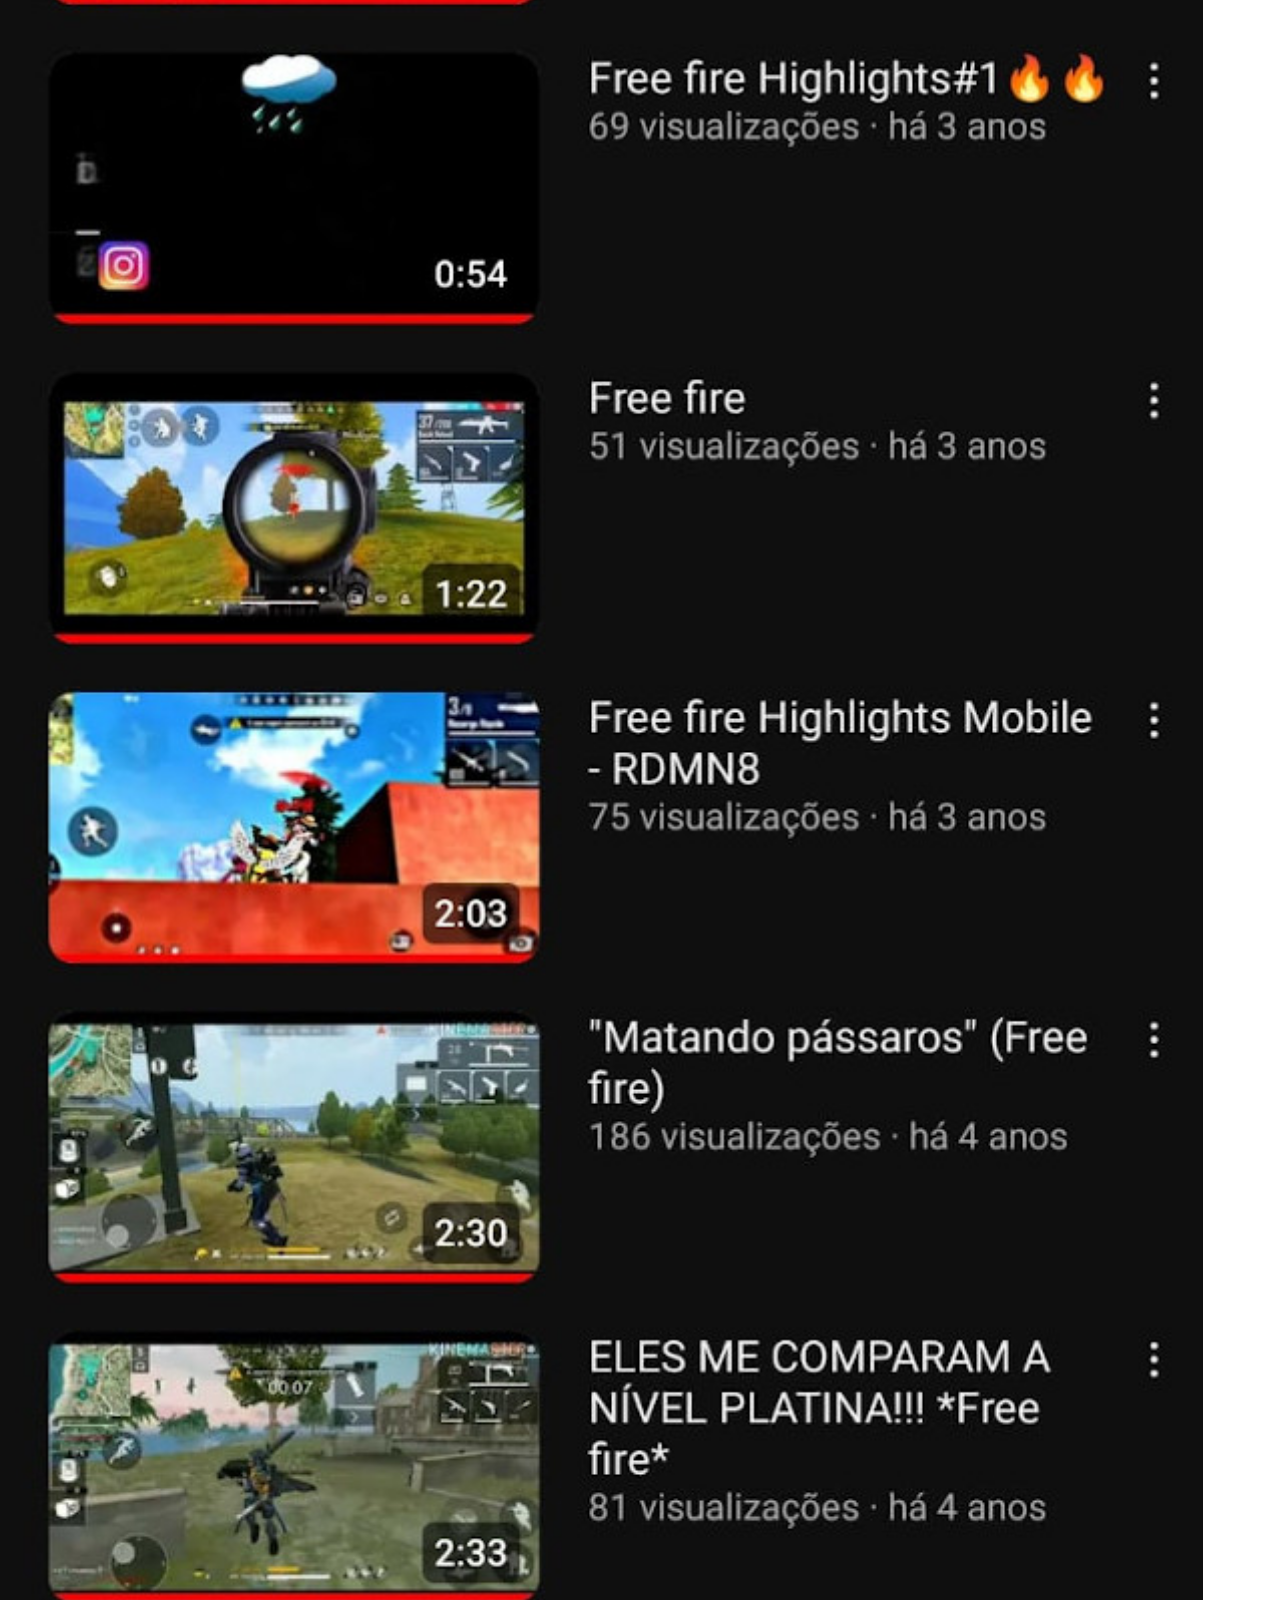
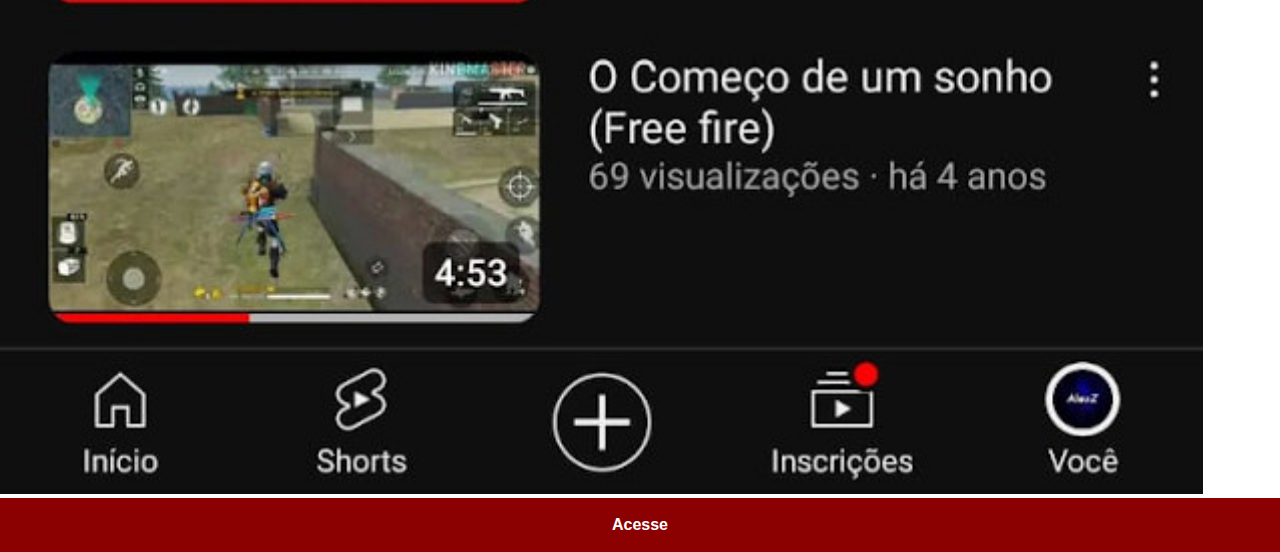
<file: youtube.html>
<!DOCTYPE html>
<html lang="pt-br">
<head>
    <meta charset="UTF-8">
    <meta name="viewport" content="width=device-width, initial-scale=1.0">
    <link rel="stylesheet" href="estilos/social.css">
    <title>YouTube</title>
</head>
<body>
    <img src="imagens/youtube.jpg" alt=""><a href="https://www.youtube.com/@CursoemVideo" target="_blank">Acesse</a>
</body>
</html>
</file>
<file: estilos/style.css>
@charset "UTF-8";
*{
    margin: 0;
    padding: 0;
    font-family: Arial, Helvetica, sans-serif;
}
html, body{
    height: 100vh;
    width: 100vw;
    background-color: black;
}
body{
    background: url(../imagens/fundo-madeira.jpg) no-repeat top center;
    background-size: cover;
    background-attachment: fixed;
}
main{
    height: 100vh;
    position: relative;
}
section#telefone{
    position: absolute;
    top: 50%;
    left: 50%;
    transform: translate(-50%, -50%);
    height: 627px;
    width: 311px;
    background: url(../imagens/frame-iphone.png);
    background-repeat: no-repeat;
}
iframe#tela{
    position: relative;
    top: 8.4vh;
    left: 2.4vh;
    width: 27.6vh;
    height: 48.7vh;
}
section#redes-sociais{
    text-align: right;
}
section#redes-sociais img{
    width: 5vh;
    margin: 1vh;
    border-radius: 50%;
    box-shadow: 2px 2px 5px rgba(0, 0, 0, 0.400);
    box-sizing: border-box;
}
section#redes-sociais img:hover{
    border: 2px solid white;
    transform: translate(-.3vh, -.3vh);
    box-shadow: 5px 5px 10px rgba(0, 0, 0, 0.400);
    transition: .5s border .1s;

}
</file>
<file: estilos/social.css>
@charset "UTF8";
*{
    margin: 0px;
    padding: 0px;
    font-family: Arial, Helvetica, sans-serif;
}
img{
    width: 94vw;
}
a{
    display: block;
    background-color: darkred;
    color: white;
    padding: 2vh;
    text-align: center;
    font-weight: bolder;
    text-decoration: none;
}
</file>
